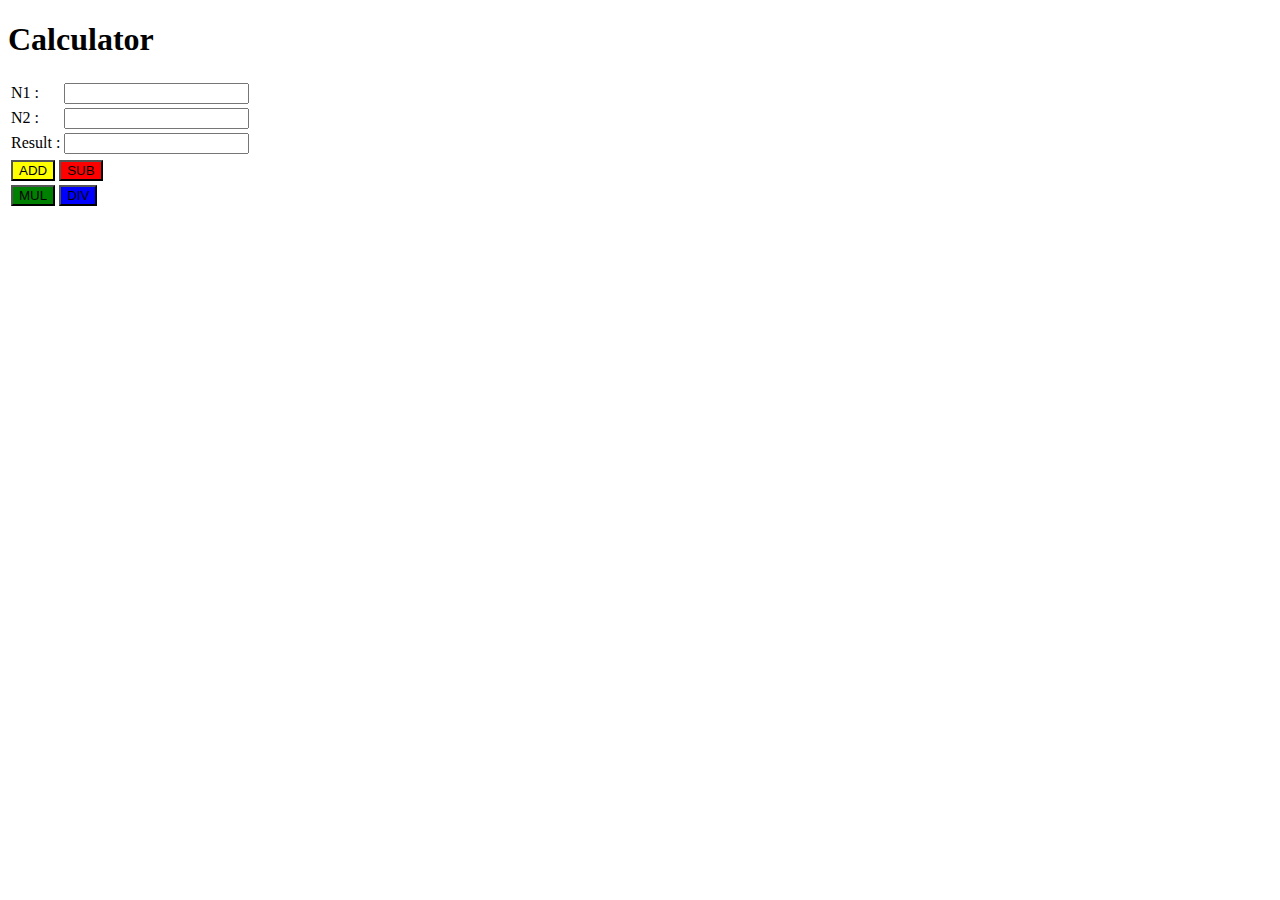
<file: Calculator.html>
<!DOCTYPE html> 
<html lang="en">
<head>
    <meta charset="UTF-8">
    <meta name="viewport" content="width=device-width, initial-scale=1.0">
    <title>Document</title>
    <style>
        
    </style>
</head>
<body>
    <h1>
        Calculator
    </h1>
    <table>
        <tr>
            <td>N1 : </td>
            <td><input type="text" name="n1" id="n1"></td>
        </tr>
        <tr>
            <td>N2 : </td>
            <td><input type="text" name="n2" id="n2"></td>
        </tr>
        <tr>
            <td>Result : </td>
            <td><input type=""></td>
        </tr>
    </table>
    <table>
        <tr>
            <td>
                <button name="add_btn" id="add_btn" style="background-color: yellow;">ADD</button>
                <button name="sub_btn" id="sub_btn" style="background-color: red;">SUB</button>
            </td> 
        </tr>
        <tr>
            <td>
                <button name="mul_btn" id="mul_btn" style="background-color: green;">MUL</button>
                <button name="div_btn" id="div_btn" style="background-color: blue;">DIV</button>
            </td>
        </tr>
    </table>

    <script>
        
        const n1 = document.getElementById("n1");
        const n2 = document.getElementById("n2");

        
        const result = document.querySelector("input[type='']");

    
        document.getElementById("add_btn").addEventListener("click", function () {
            result.value = Number(n1.value) + Number(n2.value);
        });

        document.getElementById("sub_btn").addEventListener("click", function () {
            result.value = Number(n1.value) - Number(n2.value);
        });

        document.getElementById("mul_btn").addEventListener("click", function () {
            result.value = Number(n1.value) * Number(n2.value);
        });

        document.getElementById("div_btn").addEventListener("click", function () {
            if (Number(n2.value) === 0) {
                result.value = "Error";
            } else {
                result.value = Number(n1.value) / Number(n2.value);
            }
        });
    </script>

</body>
</html>
</file>
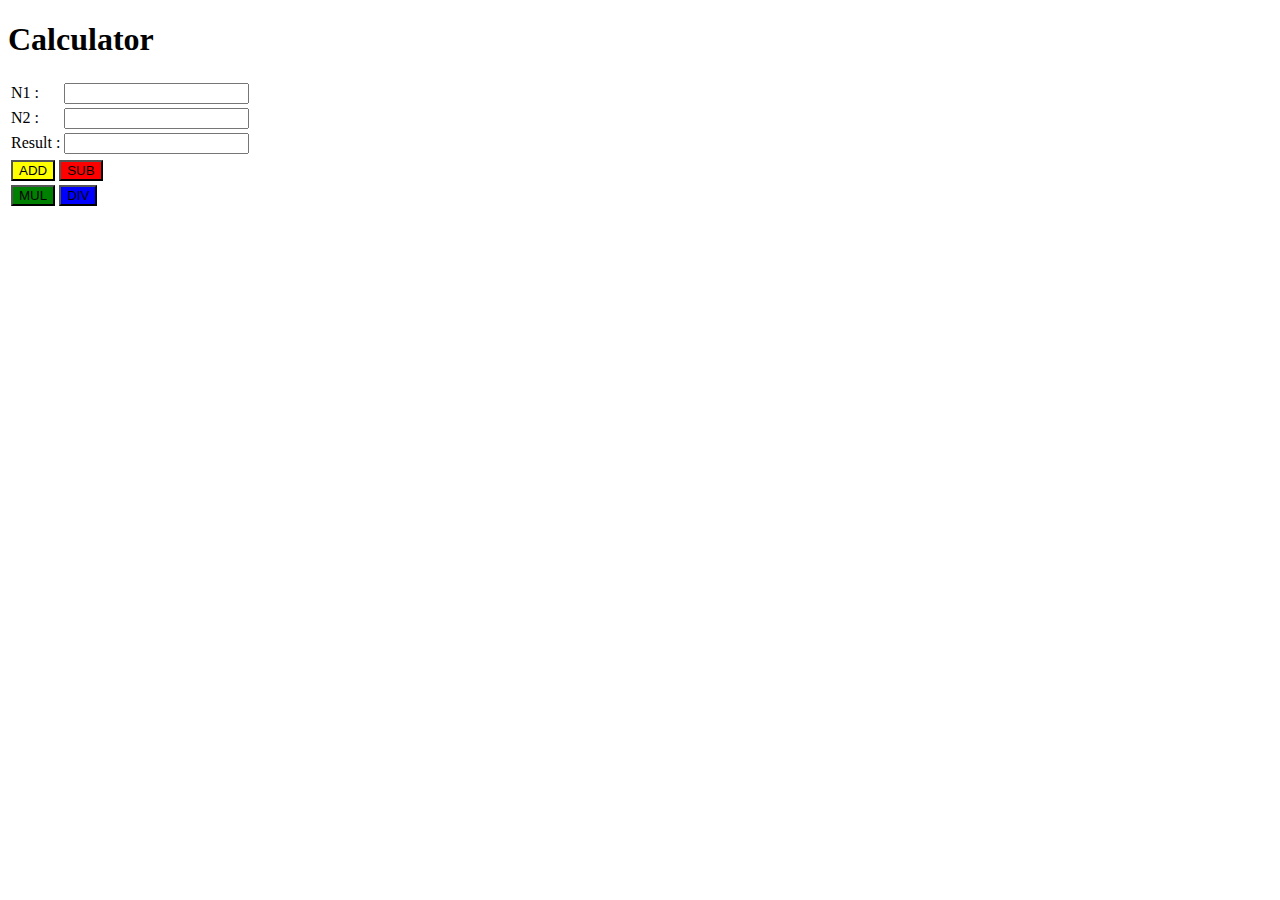
<file: Calculator/cal.html>
<!DOCTYPE html> 
<html lang="en">
<head>
    <meta charset="UTF-8">
    <meta name="viewport" content="width=device-width, initial-scale=1.0">
    <title>Document</title>
    <style>
        
    </style>
</head>
<body>
    <h1>
        Calculator
    </h1>
    <table>
        <tr>
            <td>N1 : </td>
            <td><input type="text" name="n1" id="n1"></td>
        </tr>
        <tr>
            <td>N2 : </td>
            <td><input type="text" name="n2" id="n2"></td>
        </tr>
        <tr>
            <td>Result : </td>
            <td><input type=""></td>
        </tr>
    </table>
    <table>
        <tr>
            <td>
                <button name="add_btn" id="add_btn" style="background-color: yellow;">ADD</button>
                <button name="sub_btn" id="sub_btn" style="background-color: red;">SUB</button>
            </td> 
        </tr>
        <tr>
            <td>
                <button name="mul_btn" id="mul_btn" style="background-color: green;">MUL</button>
                <button name="div_btn" id="div_btn" style="background-color: blue;">DIV</button>
            </td>
        </tr>
    </table>

    <script>
        
        const n1 = document.getElementById("n1");
        const n2 = document.getElementById("n2");

        
        const result = document.querySelector("input[type='']");

    
        document.getElementById("add_btn").addEventListener("click", function () {
            result.value = Number(n1.value) + Number(n2.value);
        });

        document.getElementById("sub_btn").addEventListener("click", function () {
            result.value = Number(n1.value) - Number(n2.value);
        });

        document.getElementById("mul_btn").addEventListener("click", function () {
            result.value = Number(n1.value) * Number(n2.value);
        });

        document.getElementById("div_btn").addEventListener("click", function () {
            if (Number(n2.value) === 0) {
                result.value = "Error";
            } else {
                result.value = Number(n1.value) / Number(n2.value);
            }
        });
    </script>

</body>
</html>
</file>
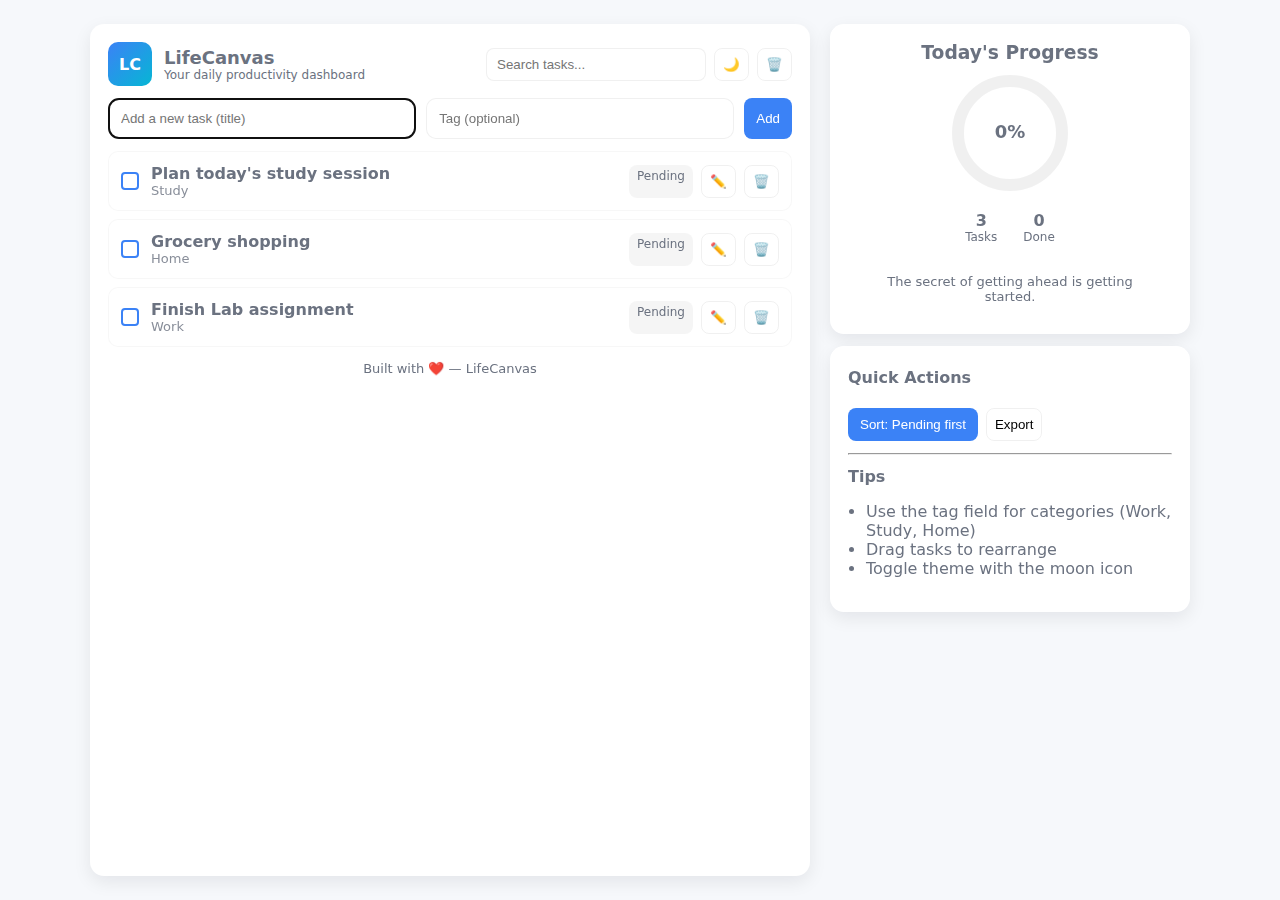
<file: public/test.html>
<!doctype html>
<html lang="en">
<head>
  <meta charset="utf-8" />
  <meta name="viewport" content="width=device-width,initial-scale=1" />
  <title>LifeCanvas — Personal Productivity Dashboard</title>
  <meta name="description" content="LifeCanvas — a responsive personal productivity dashboard (single-file HTML/CSS/JS)." />

  <style>
    :root{
      --bg:#f6f8fb; --card:#ffffff; --muted:#6b7280; --accent:#3b82f6; --success:#16a34a; --danger:#ef4444; --glass: rgba(255,255,255,0.6);
    }
    [data-theme='dark']{
      --bg:#0b1220; --card:#0f1724; --muted:#9aa4b2; --accent:#60a5fa; --success:#34d399; --danger:#fb7185; --glass: rgba(255,255,255,0.03);
    }

    *{box-sizing:border-box}
    html,body{height:100%;margin:0;font-family:Inter,Segoe UI,Roboto,system-ui,Arial;background:var(--bg);color:var(--muted)}

    .app{min-height:100vh;display:flex;align-items:stretch;padding:24px}
    .container{max-width:1100px;margin:0 auto;display:grid;grid-template-columns:1fr 360px;gap:20px;width:100%}

    /* Left column */
    .panel{background:linear-gradient(180deg,transparent,transparent),var(--card);border-radius:14px;padding:18px;box-shadow:0 6px 18px rgba(2,6,23,0.08);}
    header.app-header{display:flex;align-items:center;justify-content:space-between;margin-bottom:12px}
    .brand{display:flex;gap:12px;align-items:center}
    .logo{width:44px;height:44px;border-radius:10px;background:linear-gradient(135deg,var(--accent),#06b6d4);display:flex;align-items:center;justify-content:center;color:white;font-weight:700}
    .title{font-size:18px;color:var(--muted);font-weight:600}
    .subtitle{font-size:12px;color:var(--muted)}

    .controls{display:flex;gap:8px;align-items:center}
    .search{padding:8px 10px;border-radius:8px;border:1px solid rgba(0,0,0,0.06);min-width:220px}
    .btn{padding:8px 12px;border-radius:8px;background:var(--accent);color:white;border:none;cursor:pointer}
    .icon-btn{background:transparent;border:1px solid rgba(0,0,0,0.06);padding:8px;border-radius:8px;cursor:pointer}

    /* Task input */
    .add-box{display:flex;gap:10px;margin:12px 0}
    .add-box input[type='text']{flex:1;padding:12px;border-radius:10px;border:1px solid rgba(0,0,0,0.06)}
    .add-box .small{width:110px}

    /* Task list */
    .task-list{margin-top:12px;display:flex;flex-direction:column;gap:8px}
    .task{display:flex;align-items:center;gap:12px;padding:12px;border-radius:10px;background:var(--glass);border:1px solid rgba(0,0,0,0.03);transition:transform .16s ease,opacity .18s ease}
    .task.dragging{opacity:.6;transform:scale(.995)}
    .task .left{display:flex;align-items:center;gap:12px;flex:1}
    .checkbox{width:18px;height:18px;border:2px solid var(--accent);border-radius:4px;display:inline-grid;place-items:center;cursor:pointer}
    .checkbox.checked{background:linear-gradient(90deg,var(--accent),#06b6d4);border:none;color:white}
    .task-title{font-weight:600;color:var(--muted)}
    .task-desc{font-size:13px;color:var(--muted);opacity:.8}
    .task-actions{display:flex;gap:8px}
    .pill{font-size:12px;padding:4px 8px;border-radius:8px;background:rgba(0,0,0,0.04)}

    /* Right column */
    .side{display:flex;flex-direction:column;gap:12px}
    .progress-card{display:flex;flex-direction:column;align-items:center;gap:10px;padding:18px;text-align:center}
    .progress-ring{width:120px;height:120px}
    .stats{display:flex;gap:10px;justify-content:center}
    .stat{display:flex;flex-direction:column;align-items:center;padding:8px}
    .quote{font-size:13px;color:var(--muted);padding:12px;border-radius:10px;background:var(--glass)}

    /* Responsive */
    @media (max-width:980px){
      .container{grid-template-columns:1fr;}
      .side{order:2}
    }

    /* Small animations */
    .fade-in{animation:fade .28s ease}
    @keyframes fade{from{opacity:0;transform:translateY(6px)}to{opacity:1;transform:none}}

    /* Edit modal */
    .modal{position:fixed;inset:0;display:none;align-items:center;justify-content:center;background:rgba(2,6,23,0.4)}
    .modal.open{display:flex}
    .modal .card{width:720px;max-width:95%}

    /* footer */
    footer{margin-top:14px;color:var(--muted);font-size:13px;text-align:center}

  </style>
</head>
<body data-theme="light">
  <div class="app">
    <div class="container">

      <!-- LEFT: Tasks -->
      <section class="panel" aria-labelledby="main-title">
        <header class="app-header">
          <div class="brand">
            <div class="logo">LC</div>
            <div>
              <div class="title" id="main-title">LifeCanvas</div>
              <div class="subtitle">Your daily productivity dashboard</div>
            </div>
          </div>

          <div class="controls">
            <input id="search" class="search" placeholder="Search tasks..." aria-label="Search tasks">
            <button id="themeToggle" class="icon-btn" title="Toggle theme">🌙</button>
            <button id="clearAll" class="icon-btn" title="Clear all tasks">🗑️</button>
          </div>
        </header>

        <div>
          <form id="taskForm" class="add-box" onsubmit="return false;">
            <input id="taskInput" type="text" placeholder="Add a new task (title)" required aria-label="Task title">
            <input id="prioInput" class="small" type="text" placeholder="Tag (optional)" aria-label="task tag">
            <button id="addBtn" class="btn">Add</button>
          </form>

          <div class="task-list" id="taskList" aria-live="polite"></div>

          <footer>
            Built with ❤️ — LifeCanvas
          </footer>
        </div>
      </section>

      <!-- RIGHT: Summary -->
      <aside class="side">
        <div class="panel progress-card">
          <h3 style="margin:0;color:var(--muted)">Today's Progress</h3>
          <svg class="progress-ring" id="ring" viewBox="0 0 120 120" aria-hidden="true"></svg>
          <div class="stats">
            <div class="stat">
              <div id="totalCount" style="font-weight:700;color:var(--muted)">0</div>
              <div style="font-size:12px;color:var(--muted)">Tasks</div>
            </div>
            <div class="stat">
              <div id="doneCount" style="font-weight:700;color:var(--muted)">0</div>
              <div style="font-size:12px;color:var(--muted)">Done</div>
            </div>
          </div>
          <div style="width:100%">
            <div class="quote" id="quote">"Small steps every day lead to big changes."</div>
          </div>
        </div>

        <div class="panel">
          <h4 style="margin-top:4px">Quick Actions</h4>
          <div style="display:flex;gap:8px;margin-top:10px">
            <button id="sortBtn" class="btn">Sort: Pending first</button>
            <button id="exportBtn" class="icon-btn">Export</button>
          </div>
          <hr style="margin:12px 0">
          <div>
            <strong>Tips</strong>
            <ul style="padding-left:18px;color:var(--muted)">
              <li>Use the tag field for categories (Work, Study, Home)</li>
              <li>Drag tasks to rearrange</li>
              <li>Toggle theme with the moon icon</li>
            </ul>
          </div>
        </div>
      </aside>

    </div>

    <!-- Edit Modal -->
    <div id="editModal" class="modal" role="dialog" aria-modal="true" aria-hidden="true">
      <div class="card panel">
        <h3>Edit Task</h3>
        <form id="editForm" onsubmit="return false;">
          <input id="editTitle" type="text" style="width:100%;padding:10px;border-radius:8px;border:1px solid rgba(0,0,0,0.06);margin-bottom:8px">
          <input id="editTag" type="text" style="width:100%;padding:10px;border-radius:8px;border:1px solid rgba(0,0,0,0.06);margin-bottom:12px" placeholder="Tag (optional)">
          <div style="display:flex;gap:8px;justify-content:flex-end">
            <button id="cancelEdit" class="icon-btn">Cancel</button>
            <button id="saveEdit" class="btn">Save</button>
          </div>
        </form>
      </div>
    </div>

  </div>

  <script>
    /* ========= LifeCanvas — single file JS ========= */
    const LS_KEY = 'lifecanvas.tasks.v1';
    const THEME_KEY = 'lifecanvas.theme.v1';

    // State
    let tasks = []; // {id,title,tag,done,created,order}
    let dragSrc = null;

    // Elements
    const taskList = document.getElementById('taskList');
    const taskForm = document.getElementById('taskForm');
    const taskInput = document.getElementById('taskInput');
    const prioInput = document.getElementById('prioInput');
    const addBtn = document.getElementById('addBtn');
    const totalCount = document.getElementById('totalCount');
    const doneCount = document.getElementById('doneCount');
    const ring = document.getElementById('ring');
    const quote = document.getElementById('quote');
    const themeToggle = document.getElementById('themeToggle');
    const clearAll = document.getElementById('clearAll');
    const search = document.getElementById('search');
    const sortBtn = document.getElementById('sortBtn');
    const exportBtn = document.getElementById('exportBtn');

    const editModal = document.getElementById('editModal');
    const editTitle = document.getElementById('editTitle');
    const editTag = document.getElementById('editTag');
    const saveEdit = document.getElementById('saveEdit');
    const cancelEdit = document.getElementById('cancelEdit');

    let editingId = null;

    /* ---------- Utility ---------- */
    const uid = ()=> Date.now().toString(36) + Math.random().toString(36).slice(2,6);

    function load(){
      try{
        const raw = localStorage.getItem(LS_KEY);
        tasks = raw ? JSON.parse(raw) : [];
      }catch(e){ tasks = []; }
      const theme = localStorage.getItem(THEME_KEY) || 'light';
      document.body.setAttribute('data-theme', theme);
      themeToggle.textContent = theme === 'light' ? '🌙' : '☀️';
    }
    function save(){ localStorage.setItem(LS_KEY, JSON.stringify(tasks)); }

    function addTask(title, tag){
      const t = { id: uid(), title: title.trim(), tag: tag?tag.trim(): '', done:false, created:Date.now(), order: tasks.length };
      tasks.push(t); save(); render();
      showQuoteIfNeeded();
    }

    function updateTask(id, fields){
      const it = tasks.find(t=>t.id===id); if(!it) return; Object.assign(it, fields); save(); render();
    }

    function deleteTask(id){ tasks = tasks.filter(t=>t.id!==id); save(); render(); }

    function clearAllTasks(){ if(!confirm('Clear all tasks?')) return; tasks = []; save(); render(); }

    function exportTasks(){ const data = JSON.stringify(tasks, null, 2); const blob = new Blob([data],{type:'application/json'}); const url = URL.createObjectURL(blob); const a=document.createElement('a'); a.href=url; a.download='lifecanvas-tasks.json'; a.click(); URL.revokeObjectURL(url); }

    /* ---------- Rendering ---------- */
    function render(filter=''){
      // sort by order
      tasks.sort((a,b)=> (a.order||0)-(b.order||0));
      taskList.innerHTML='';
      const q = filter.trim().toLowerCase();
      let total = 0, done = 0;
      tasks.forEach(task=>{
        if(q){
          const hay = (task.title + ' ' + (task.tag||'')).toLowerCase();
          if(!hay.includes(q)) return;
        }
        total++;
        if(task.done) done++;

        const el = document.createElement('div');
        el.className='task fade-in';
        el.setAttribute('draggable','true');
        el.dataset.id = task.id;

        el.innerHTML = `
          <div class="left">
            <div class="checkbox ${task.done? 'checked':''}" data-action="toggle"></div>
            <div style="flex:1">
              <div class="task-title">${escapeHtml(task.title)}</div>
              ${task.tag?`<div class="task-desc">${escapeHtml(task.tag)}</div>`:''}
            </div>
          </div>
          <div class="task-actions">
            <div class="pill">${task.done? 'Completed':'Pending'}</div>
            <button class="icon-btn" data-action="edit" title="Edit">✏️</button>
            <button class="icon-btn" data-action="delete" title="Delete">🗑️</button>
          </div>
        `;

        // Events
        el.querySelector('[data-action="toggle"]').addEventListener('click',()=>{
          updateTask(task.id, {done: !task.done});
        });
        el.querySelector('[data-action="edit"]').addEventListener('click',()=>openEdit(task.id));
        el.querySelector('[data-action="delete"]').addEventListener('click',()=>{
          if(confirm('Delete this task?')) deleteTask(task.id);
        });

        // Drag handlers
        el.addEventListener('dragstart', (e)=>{
          dragSrc = task.id;
          el.classList.add('dragging');
          e.dataTransfer.effectAllowed = 'move';
        });
        el.addEventListener('dragend', ()=>{ el.classList.remove('dragging'); dragSrc = null; save(); render(search.value); });

        el.addEventListener('dragover', (e)=>{ e.preventDefault(); e.dataTransfer.dropEffect = 'move'; });
        el.addEventListener('drop', (e)=>{ e.preventDefault(); const destId = task.id; if(!dragSrc || dragSrc===destId) return; reorder(dragSrc, destId); });

        taskList.appendChild(el);
      });

      totalCount.textContent = total;
      doneCount.textContent = done;
      renderRing(total, done);
    }

    function reorder(fromId, toId){
      const fromIndex = tasks.findIndex(t=>t.id===fromId);
      const toIndex = tasks.findIndex(t=>t.id===toId);
      if(fromIndex<0||toIndex<0) return;
      const [item] = tasks.splice(fromIndex,1);
      tasks.splice(toIndex,0,item);
      // update order
      tasks.forEach((t,i)=> t.order = i);
      save(); render(search.value);
    }

    function renderRing(total, done){
      const pct = total===0?0: Math.round((done/total)*100);
      // simple circular ring using SVG
      const r=52, c=2*Math.PI*r;
      ring.innerHTML = `
        <defs><linearGradient id="g1" x1="0%" x2="100%"><stop offset="0%" stop-color="var(--accent)"/><stop offset="100%" stop-color="#06b6d4"/></linearGradient></defs>
        <circle cx="60" cy="60" r="${r}" stroke="rgba(0,0,0,0.06)" stroke-width="12" fill="none"></circle>
        <circle cx="60" cy="60" r="${r}" stroke="url(#g1)" stroke-width="12" fill="none" stroke-dasharray="${c}" stroke-dashoffset="${c-(pct/100*c)}" transform="rotate(-90 60 60)" stroke-linecap="round"></circle>
        <text x="50%" y="50%" dominant-baseline="middle" text-anchor="middle" style="font-size:18px;fill:var(--muted);font-weight:700">${pct}%</text>
      `;
    }

    /* ---------- Edit modal ---------- */
    function openEdit(id){ const t = tasks.find(x=>x.id===id); if(!t) return; editingId=id; editTitle.value = t.title; editTag.value = t.tag || ''; editModal.classList.add('open'); editModal.setAttribute('aria-hidden','false'); }
    function closeEdit(){ editingId=null; editModal.classList.remove('open'); editModal.setAttribute('aria-hidden','true'); }

    saveEdit.addEventListener('click', ()=>{
      const v = editTitle.value.trim(); if(!v) return alert('Title cannot be empty'); updateTask(editingId, {title:v, tag: editTag.value.trim()}); closeEdit();
    });
    cancelEdit.addEventListener('click', (e)=>{ e.preventDefault(); closeEdit(); });

    /* ---------- Search / Sort / Export ---------- */
    search.addEventListener('input', ()=> render(search.value));
    sortBtn.addEventListener('click', ()=>{
      // toggle sorting: pending first / recent first
      if(sortBtn.dataset.mode === 'pending'){ // toggle to recent
        sortBtn.dataset.mode = 'recent'; sortBtn.textContent = 'Sort: Recent first';
        tasks.sort((a,b)=> b.created - a.created);
      }else{
        sortBtn.dataset.mode = 'pending'; sortBtn.textContent = 'Sort: Pending first';
        tasks.sort((a,b)=> (a.done - b.done) || (a.order - b.order));
      }
      tasks.forEach((t,i)=>t.order=i); save(); render(search.value);
    });

    exportBtn.addEventListener('click', exportTasks);

    clearAll.addEventListener('click', clearAllTasks);

    /* ---------- Theme ---------- */
    themeToggle.addEventListener('click', ()=>{
      const cur = document.body.getAttribute('data-theme') || 'light';
      const next = cur==='light' ? 'dark' : 'light';
      document.body.setAttribute('data-theme', next);
      localStorage.setItem(THEME_KEY, next); themeToggle.textContent = next==='light' ? '🌙' : '☀️';
    });

    /* ---------- Form ---------- */
    taskForm.addEventListener('submit', (e)=>{
      e.preventDefault(); const title = taskInput.value; const tag = prioInput.value; if(!title.trim()) return; addTask(title, tag); taskInput.value=''; prioInput.value=''; taskInput.focus();
    });

    /* ---------- Quotes ---------- */
    const quotes = [
      "Small steps every day lead to big changes.",
      "You've got this — one task at a time.",
      "Progress, not perfection.",
      "Start where you are. Use what you have. Do what you can.",
      "The secret of getting ahead is getting started."
    ];
    function showRandomQuote(){ quote.textContent = quotes[Math.floor(Math.random()*quotes.length)]; }
    function showQuoteIfNeeded(){ if(tasks.length>0 && tasks.filter(t=>t.done).length === tasks.length) { quote.textContent = '🎉 All tasks completed — great job!'; } else { showRandomQuote(); } }

    /* ---------- Helpers ---------- */
    function escapeHtml(s){ return String(s).replace(/&/g,'&amp;').replace(/</g,'&lt;').replace(/>/g,'&gt;'); }

    /* ---------- Init ---------- */
    load(); render(); showRandomQuote();

    // restore focus behaviour
    taskInput.focus();

    // keyboard shortcut: n to focus new task
    window.addEventListener('keydown', (e)=>{ if(e.key==='n' && !e.metaKey && !e.ctrlKey){ taskInput.focus(); } });

    // sample data for first time
    if(!tasks || tasks.length===0){
      addTask('Plan today\'s study session','Study');
      addTask('Grocery shopping','Home');
      addTask('Finish Lab assignment','Work');
    }

    // drag & drop: support touch? basic support via pointer events not included to keep file small

  </script>

  <!--
    README (short)

    LifeCanvas — single-file web app
    - File: index.html (this file)
    - Features: add/edit/delete tasks, mark complete, drag to reorder, localStorage persistence, dark/light theme, export JSON, search & sort, progress ring, motivational quotes
    - How to run: open this file in a modern browser
    - To split into separate files: copy <style> contents into css/style.css and <script> into js/app.js and link from HTML
  -->
</body>
</html>
</file>
